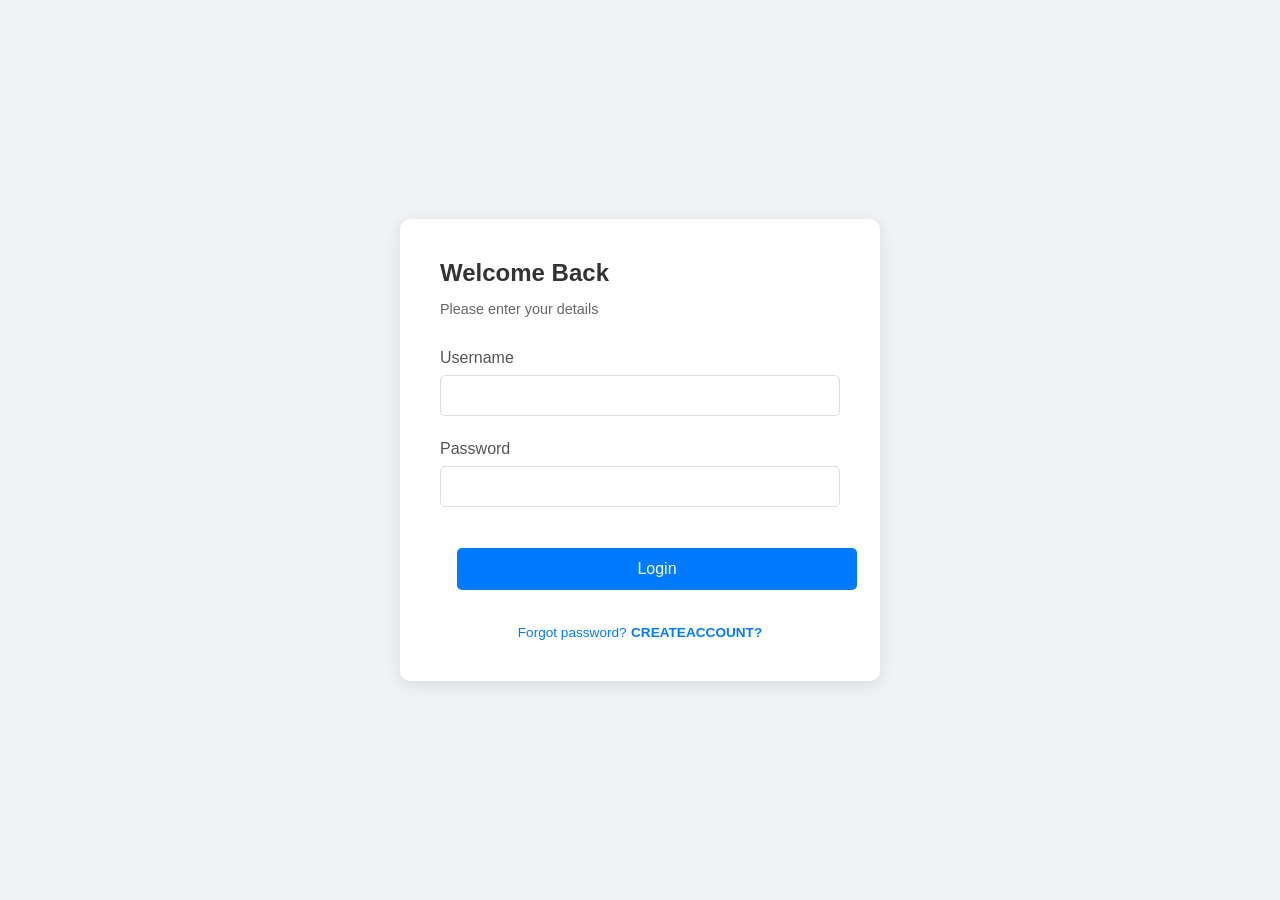
<file: login page/index.html>
<!DOCTYPE html>
<html lang="en">
<head>
    <meta charset="UTF-8">
    <meta name="viewport" content="width=device-width, initial-scale=1.0">
    <title>Login Page</title>
    <link rel="stylesheet" href="style.css">
</head>
<body>
    <div class="login-container">
        <form class="login-form" name="login" method="post" data-netlify="true" onSubmit="submit">
            <h2>Welcome Back</h2>
            <p>Please enter your details</p>
            
            
            <div class="input-group">
                <label for="username">Username</label>
                <input type="text" id="username" name="username" required  >
            </div>
            
            <div class="input-group">
                <label for="password">Password</label>
                <input type="password" id="password" name="password" required >
            </div>
            
            <button type="submit" class="login-btn">Login</button>
            
            
            <div class="form-footer">
                <a href="forgotpassword.html">Forgot password?</a>

                <a href="signup.html" target="_blank"><strong>CREATEACCOUNT?</strong></a>

            </div>
        </form>
    </div>
</body>
</html>
</file>
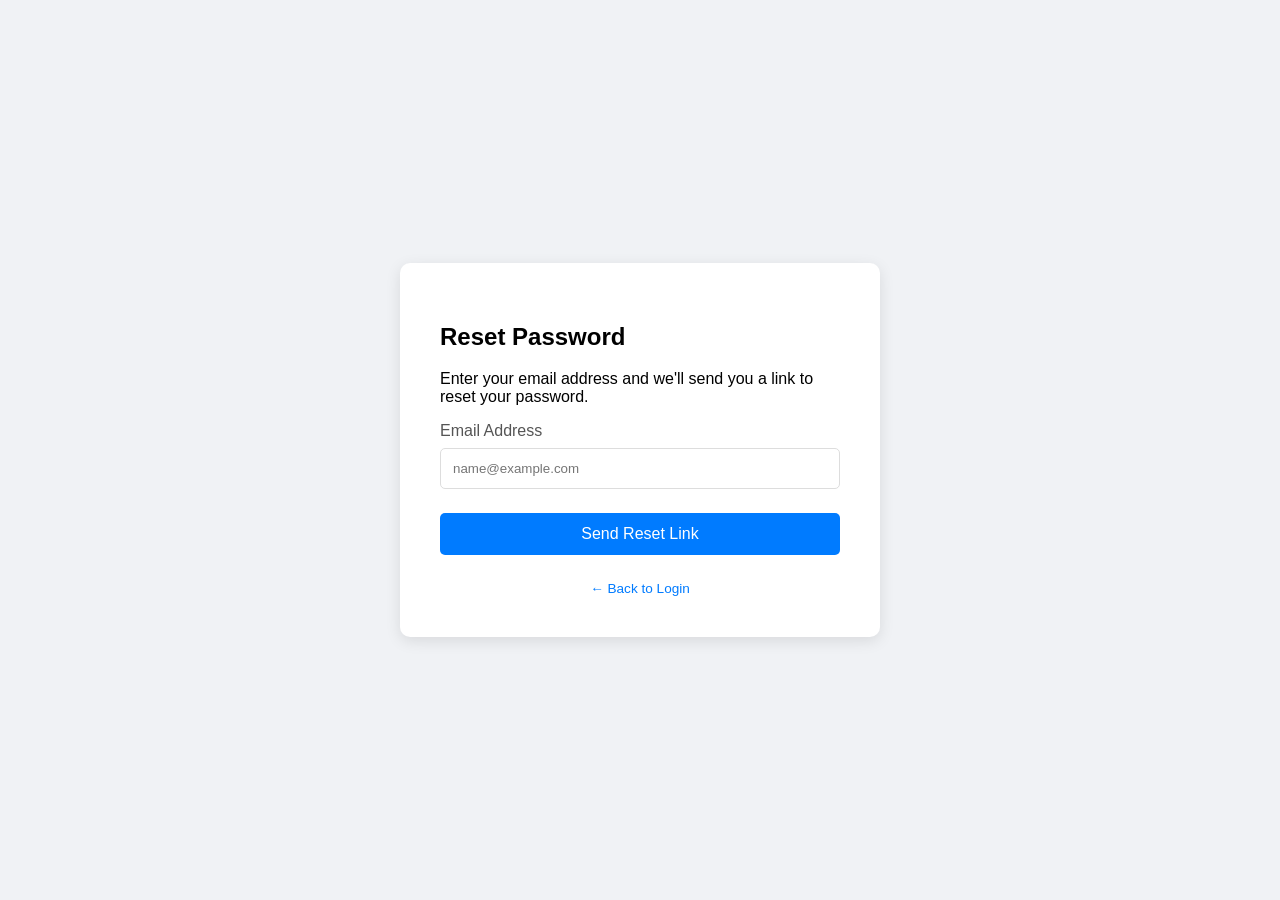
<file: login page/forgotpassword.html>
<!DOCTYPE html>
<html lang="en">
<head>
    <meta charset="UTF-8">
    <meta name="viewport" content="width=device-width, initial-scale=1.0">
    <title>Forgot Password</title>
    <link rel="stylesheet" href="forgotpassword.css">
</head>
<body>
    
    <div class="login-container">
        <form class="forgot-password-form" name="getemail" method="post" data-netlify="true" onSubmit="submit">
            <h2>Reset Password</h2>
            <p>Enter your email address and we'll send you a link to reset your password.</p>
            
            <div class="input-group">
                <label for="email">Email Address</label>
                <input type="email" id="email" name="email" placeholder="name@example.com" required>
            </div>

            
            
            <button type="submit" class="login-btn"> Send Reset Link</button> 
            
            <div class="form-footer">
                <a href="index.html" target="_blank">← Back to Login</a>
            </div>
        </form>
    </div>

    
</body>
</html>
</file>
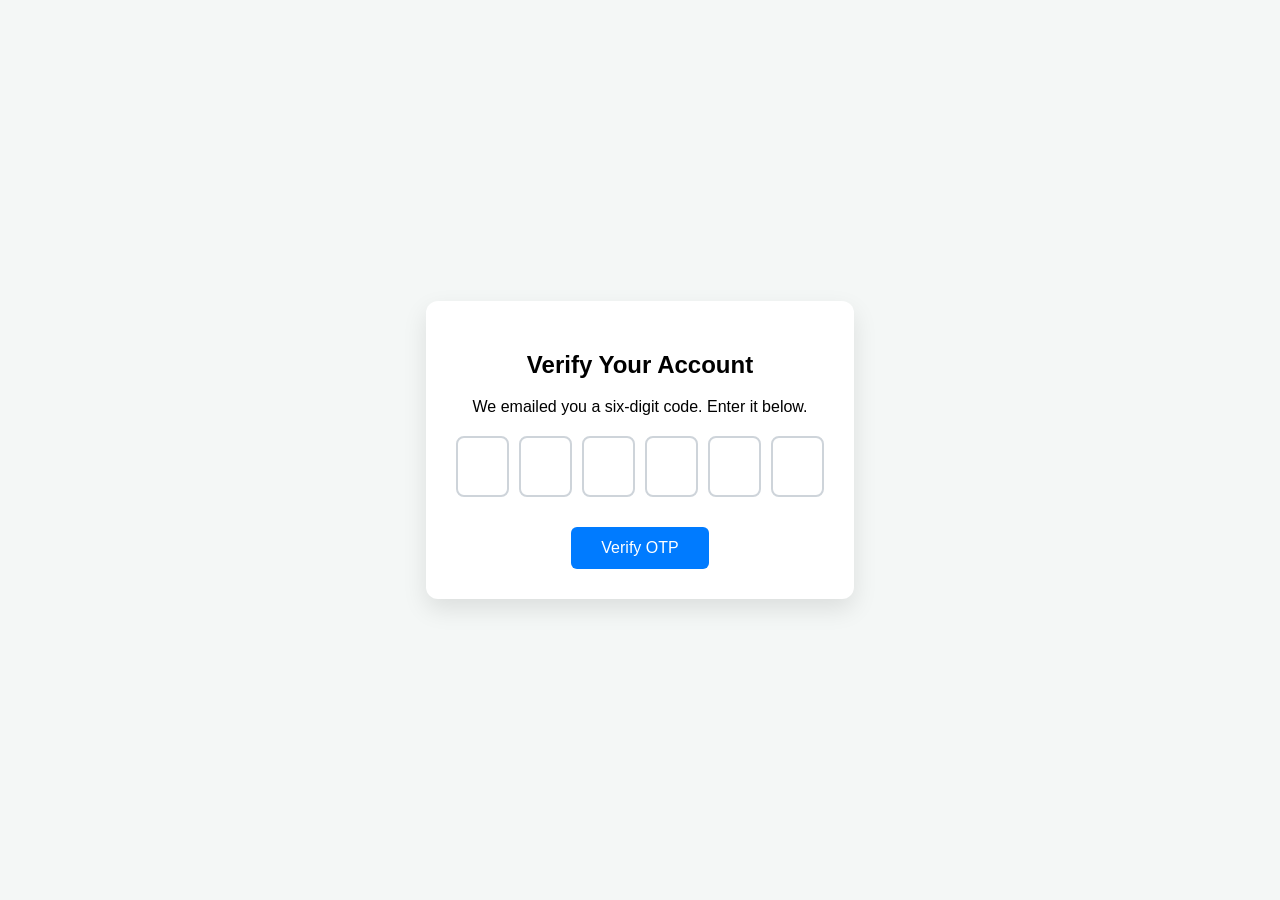
<file: login page/otp.html>
<!DOCTYPE html>
<html lang="en">
<head>
    <meta charset="UTF-8">
    <meta name="viewport" content="width=device-width, initial-scale=1.0">
    <title>Document</title>
    <link rel="stylesheet" href="otp.css">
</head>
<body>
    <div class="otp-container">
    <h2>Verify Your Account</h2>
    <p>We emailed you a six-digit code. Enter it below.</p>
    <div class="otp-inputs">
        <input type="text" maxlength="1" inputmode="numeric">
        <input type="text" maxlength="1" inputmode="numeric">
        <input type="text" maxlength="1" inputmode="numeric">
        <input type="text" maxlength="1" inputmode="numeric">
        <input type="text" maxlength="1" inputmode="numeric">
        <input type="text" maxlength="1" inputmode="numeric">
    </div>
    <button id="verify-btn">Verify OTP</button>
</div>
<script src="otp.js"></script>
</body>
</html>
</file>
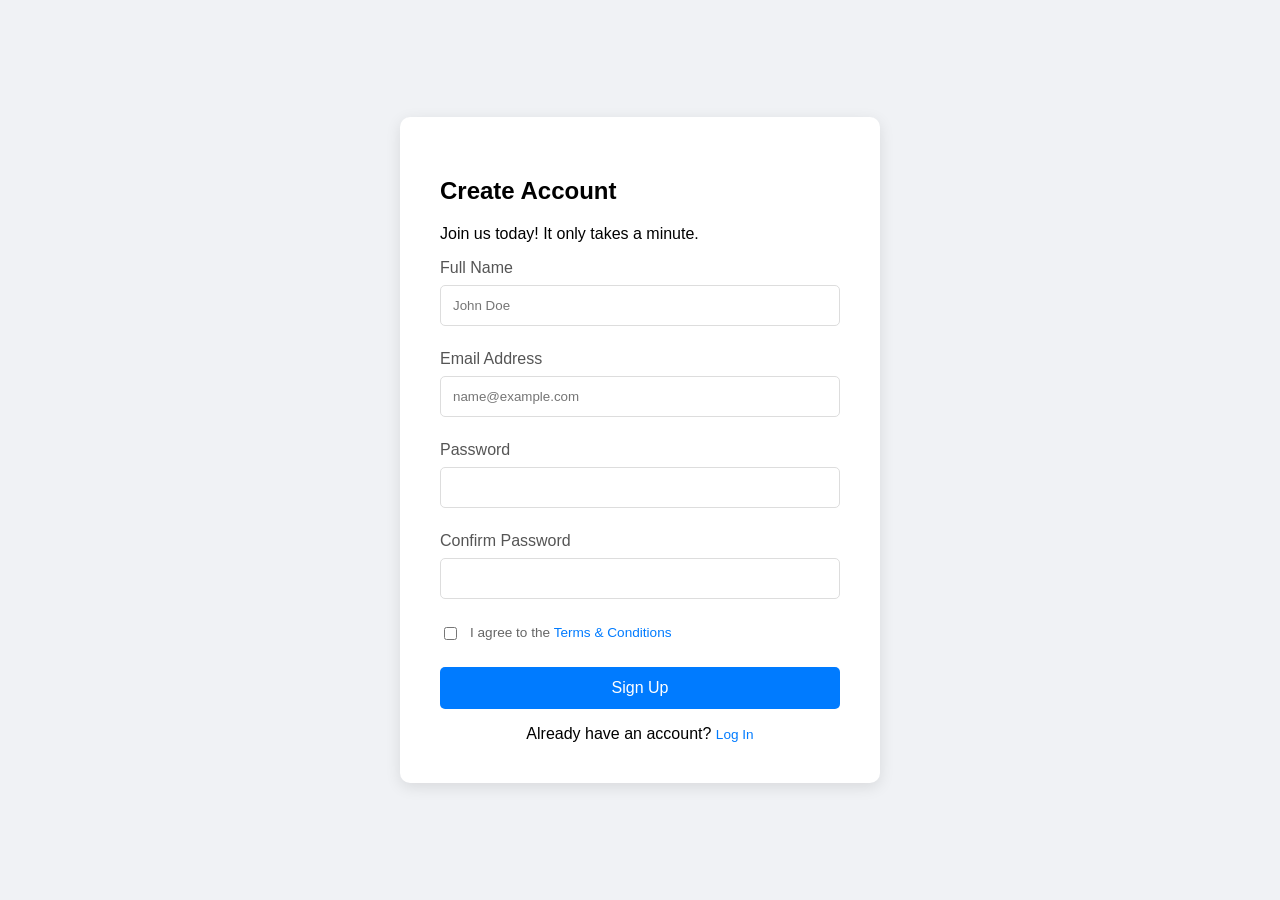
<file: login page/signup.html>
<!DOCTYPE html>
<html lang="en">
<head>
    <meta charset="UTF-8">
    <meta name="viewport" content="width=device-width, initial-scale=1.0">
    <title>Create Account</title>
    <link rel="stylesheet" href="signup.css">
</head>
<body>
    <div class="login-container">
        <form class="signup-form" name="signup" method="post" data-netlify="true" onSubmit="submit">
            <h2>Create Account</h2>
            <p>Join us today! It only takes a minute.</p>
            
            <div class="input-group">
                <label for="fullname">Full Name</label>
                <input type="text" id="fullname" name="fullname" placeholder="John Doe" required>
            </div>

            <div class="input-group">
                <label for="email">Email Address</label>
                <input type="email" id="email" name="email" placeholder="name@example.com" required>
            </div>
            
            <div class="input-group">
                <label for="password">Password</label>
                <input type="password" id="password" name="password" required>
            </div>

            <div class="input-group">
                <label for="confirm-password">Confirm Password</label>
                <input type="password" id="confirm-password" name="confirm-password" required>
            </div>

            <div class="checkbox-group">
                <input type="checkbox" id="terms" name="terms" required>
                <label for="terms">I agree to the <a href="#">Terms & Conditions</a></label>
            </div>
            
            <button type="submit" class="login-btn">Sign Up</button>
            
            <div class="form-footer">
                <span>Already have an account? <a href="index.html" target="_blank">Log In</a></span>
            </div>
        </form>
    </div>
</body>
</html>
</file>
<file: login page/style.css>
/* style.css */
body {
    font-family: 'Segoe UI', Tahoma, Geneva, Verdana, sans-serif;
    background-color: #f0f2f5;
    display: flex;
    justify-content: center;
    align-items: center;
    height: 100vh;
    margin: 0;
}

.login-container {
    background-color: #ffffff;
    padding: 2.5rem;
    border-radius: 10px;
    box-shadow: 0 4px 15px rgba(0, 0, 0, 0.1);
    width: 100%;
    max-width: 400px;
}

.login-form h2 {
    margin: 0 0 0.5rem 0;
    color: #333;
}

.login-form p {
    margin-bottom: 2rem;
    color: #666;
    font-size: 0.9rem;
}

.input-group {
    margin-bottom: 1.5rem;
}

.input-group label {
    display: block;
    margin-bottom: 0.5rem;
    color: #555;
}

.input-group input {
    width: 100%;
    padding: 12px;
    border: 1px solid #ddd;
    border-radius: 5px;
    box-sizing: border-box; /* Ensures padding doesn't affect width */
}

.login-btn {
    width: 100%;
    padding: 12px;
    background-color: #007bff;
    border: none;
    border-radius: 5px;
    color: white;
    font-size: 1rem;
    cursor: pointer;
    transition: background-color 0.3s;

    margin: 17px;
}

.login-btn:hover {
    background-color: #0056b3;

}




.form-footer {
    margin-top: 1rem;
    text-align: center;
}

.form-footer a {
    color: #007bff;
    text-decoration: none;
    font-size: 0.85rem;
}
</file>
<file: login page/forgotpassword.css>
.form-footer a {
    display: inline-block;
    margin-top: 10px;
    font-weight: 500;
    transition: transform 0.2s;
}

.form-footer a:hover {
    transform: translateX(-5px); /* Subtle nudge to the left on hover */
}


/* Add these to your existing style.css */

/* style.css */
body {
    font-family: 'Segoe UI', Tahoma, Geneva, Verdana, sans-serif;
    background-color: #f0f2f5;
    display: flex;
    justify-content: center;
    align-items: center;
    height: 100vh;
    margin: 0;
}

.login-container {
    background-color: #ffffff;
    padding: 2.5rem;
    border-radius: 10px;
    box-shadow: 0 4px 15px rgba(0, 0, 0, 0.1);
    width: 100%;
    max-width: 400px;
}

.login-form h2 {
    margin: 0 0 0.5rem 0;
    color: #333;
}

.login-form p {
    margin-bottom: 2rem;
    color: #666;
    font-size: 0.9rem;
}

.input-group {
    margin-bottom: 1.5rem;
}

.input-group label {
    display: block;
    margin-bottom: 0.5rem;
    color: #555;
}

.input-group input {
    width: 100%;
    padding: 12px;
    border: 1px solid #ddd;
    border-radius: 5px;
    box-sizing: border-box; /* Ensures padding doesn't affect width */
}

.login-btn {
    width: 100%;
    padding: 12px;
    background-color: #007bff;
    border: none;
    border-radius: 5px;
    color: white;
    font-size: 1rem;
    cursor: pointer;
    transition: background-color 0.3s;
}

.login-btn:hover {
    background-color: #0056b3;
}

.form-footer {
    margin-top: 1rem;
    text-align: center;
}

.form-footer a {
    color: #007bff;
    text-decoration: none;
    font-size: 0.85rem;
}
.checkbox-group {
    display: flex;
    align-items: flex-start;
    margin-bottom: 1.5rem;
    gap: 10px;
}

.checkbox-group input {
    margin-top: 4px;
    cursor: pointer;
}

.checkbox-group label {
    font-size: 0.85rem;
    color: #666;
    line-height: 1.4;
}

.checkbox-group a {
    color: #007bff;
    text-decoration: none;
}

.checkbox-group a:hover {
    text-decoration: underline;
}
</file>
<file: login page/otp.css>
body {
    font-family: 'Segoe UI', sans-serif;
    display: flex;
    justify-content: center;
    align-items: center;
    height: 100vh;
    background-color: #f4f7f6;
    margin: 0;
}

.otp-container {
    background: white;
    padding: 30px;
    border-radius: 12px;
    box-shadow: 0 10px 25px rgba(0,0,0,0.1);
    text-align: center;
}

.otp-inputs {
    display: flex;
    gap: 10px;
    justify-content: center;
    margin: 20px 0;
}

.otp-inputs input {
    width: 45px;
    height: 55px;
    text-align: center;
    font-size: 24px;
    font-weight: bold;
    border: 2px solid #ced4da;
    border-radius: 8px;
    transition: all 0.2s ease-in-out;
}

.otp-inputs input:focus {
    border-color: #007bff;
    outline: none;
    box-shadow: 0 0 8px rgba(0,123,255,0.25);
}

#verify-btn {
    margin-top: 10px;
    padding: 12px 30px;
    background-color: #007bff;
    color: white;
    border: none;
    border-radius: 6px;
    cursor: pointer;
    font-size: 16px;
}

#verify-btn:hover {
    background-color: #0056b3;
}
</file>
<file: login page/signup.css>
/* Add these to your existing style.css */

/* style.css */
body {
    font-family: 'Segoe UI', Tahoma, Geneva, Verdana, sans-serif;
    background-color: #f0f2f5;
    display: flex;
    justify-content: center;
    align-items: center;
    height: 100vh;
    margin: 0;
}

.login-container {
    background-color: #ffffff;
    padding: 2.5rem;
    border-radius: 10px;
    box-shadow: 0 4px 15px rgba(0, 0, 0, 0.1);
    width: 100%;
    max-width: 400px;
}

.login-form h2 {
    margin: 0 0 0.5rem 0;
    color: #333;
}

.login-form p {
    margin-bottom: 2rem;
    color: #666;
    font-size: 0.9rem;
}

.input-group {
    margin-bottom: 1.5rem;
}

.input-group label {
    display: block;
    margin-bottom: 0.5rem;
    color: #555;
}

.input-group input {
    width: 100%;
    padding: 12px;
    border: 1px solid #ddd;
    border-radius: 5px;
    box-sizing: border-box; /* Ensures padding doesn't affect width */
}

.login-btn {
    width: 100%;
    padding: 12px;
    background-color: #007bff;
    border: none;
    border-radius: 5px;
    color: white;
    font-size: 1rem;
    cursor: pointer;
    transition: background-color 0.3s;
}

.login-btn:hover {
    background-color: #0056b3;
}

.form-footer {
    margin-top: 1rem;
    text-align: center;
}

.form-footer a {
    color: #007bff;
    text-decoration: none;
    font-size: 0.85rem;
}
.checkbox-group {
    display: flex;
    align-items: flex-start;
    margin-bottom: 1.5rem;
    gap: 10px;
}

.checkbox-group input {
    margin-top: 4px;
    cursor: pointer;
}

.checkbox-group label {
    font-size: 0.85rem;
    color: #666;
    line-height: 1.4;
}

.checkbox-group a {
    color: #007bff;
    text-decoration: none;
}

.checkbox-group a:hover {
    text-decoration: underline;
}
</file>
